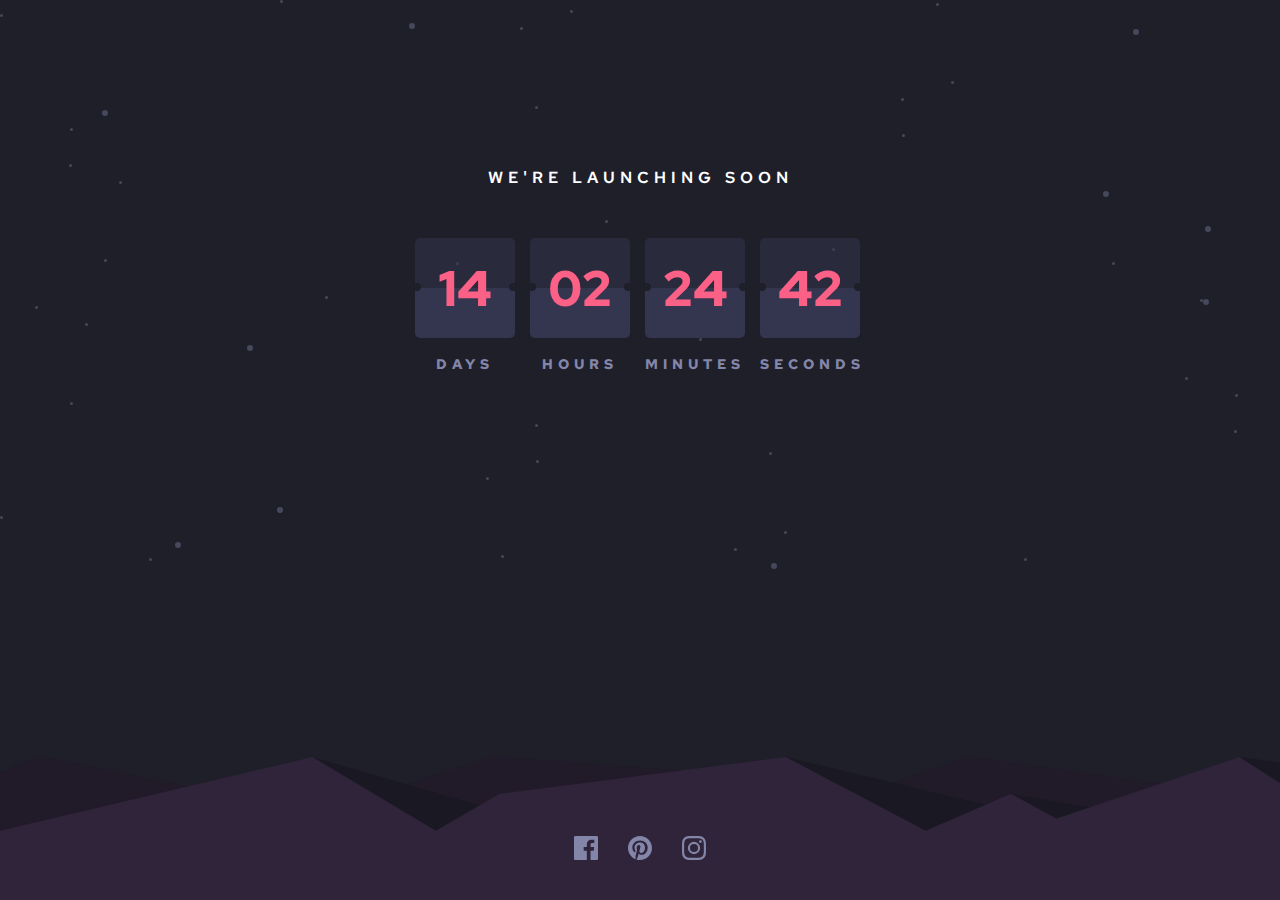
<file: index.html>
<!DOCTYPE html>
<html lang="en">
<head>
    <meta charset="UTF-8">
    <meta http-equiv="X-UA-Compatible" content="IE=edge">
    <meta name="viewport" content="width=device-width, initial-scale=1.0">
    <link href="https://fonts.googleapis.com/css2?family=Red+Hat+Text:wght@300;700&display=swap" rel="stylesheet"> 
    <link rel="stylesheet" href="./style.css">
    <link rel="stylesheet" href="./demo.css">
    <title>Countdown</title>
</head>
<body>
    <main>
        <section>
            <h2 class="xyz">We're launching soon</h2>
            <div class="countdown">
                <div class="countdown-item">
                    <div class="cont">
                        <div class="dot left"></div>
                        <div class="a"></div>
                        <div class="b"></div>
                        <div class="dot right"></div>
                        <h4 class="duration">00</h4>
                    </div>
                    <span class="unit">days</span>
                </div>
        
                <div class="countdown-item">
                    <div class="cont">
                        <div class="dot left"></div>
                        <div class="a"></div>
                        <div class="b"></div>
                        <div class="dot right"></div>
                        <h4 class="duration">00</h4>
                    </div>
                    <span class="unit">hours</span>
                </div>
        
                <div class="countdown-item">
                    <div class="cont">
                        <div class="dot left"></div>
                        <div class="a"></div>
                        <div class="b"></div>
                        <div class="dot right"></div>
                        <h4 class="duration">00</h4>
                    </div>
                    <span class="unit">minutes</span>
                </div>
        
                <div class="countdown-item">
                    <div class="cont">
                        <div class="dot left"></div>
                        <div class="a"></div>
                        <div class="b"></div>
                        <div class="dot right"></div>
                        <h4 class="duration">00</h4>
                    </div>
                    <span class="unit">seconds</span>
                </div>
            </div>
        </section>
    </main>

    <footer>
        <div class="icons">
          <a href="#"><img src="./images/icon-facebook.svg" alt=""></a>
          <a href="#"><img src="./images/icon-pinterest.svg" alt=""></a>
          <a href="#"> <img src="./images/icon-instagram.svg" alt=""></a>
      </div>
    </footer>

    <script src="./script.js"></script>
</body>
</html>
</file>
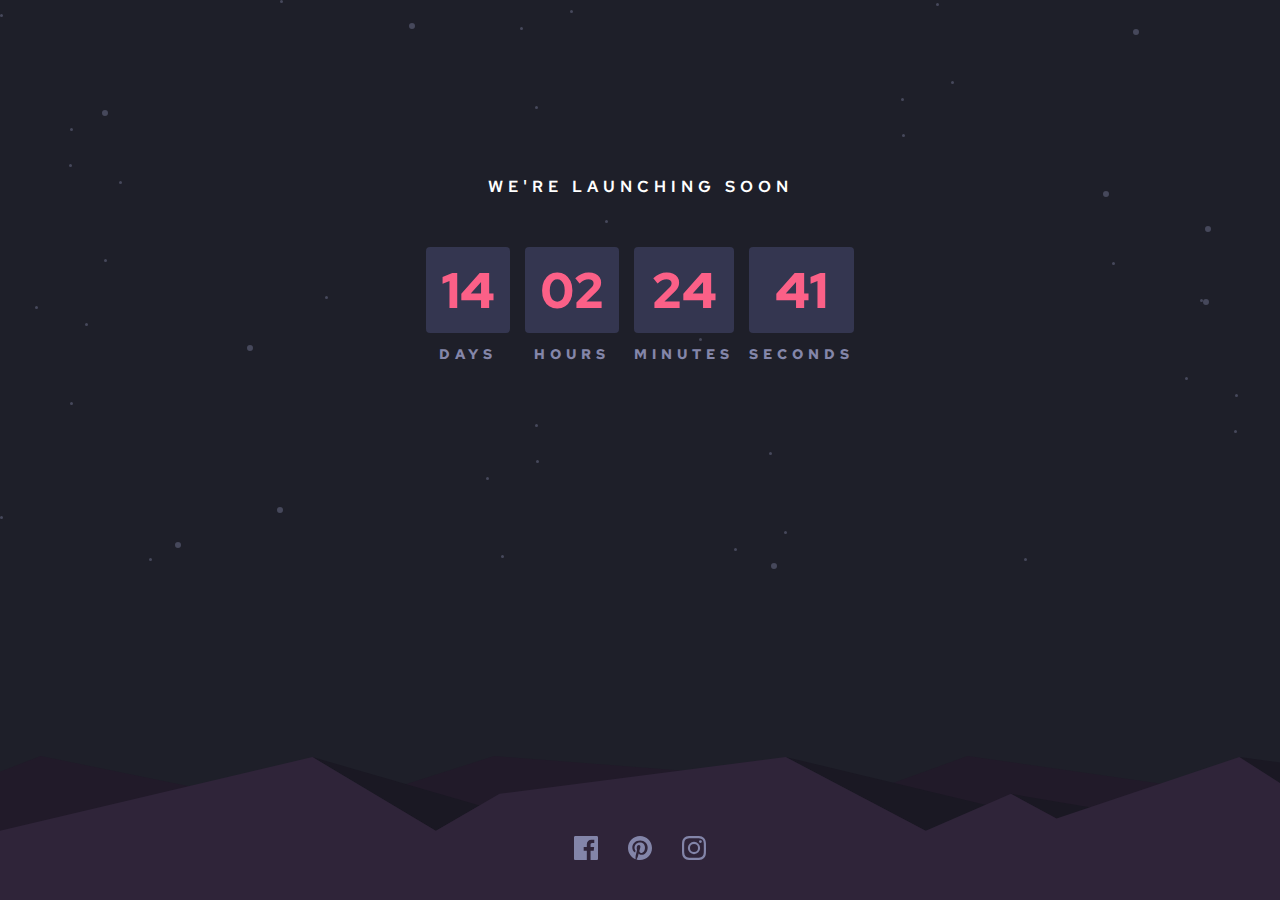
<file: prev.html>
<!DOCTYPE html>
<html lang="en">
<head>
  <meta charset="UTF-8">
  <meta name="viewport" content="width=device-width, initial-scale=1.0">
  <link href="https://fonts.googleapis.com/css2?family=Red+Hat+Text:wght@300;700&display=swap" rel="stylesheet"> 
  <link rel="icon" type="image/png" sizes="32x32" href="./images/favicon-32x32.png">
  <link rel="stylesheet" href="./style.css">
  <title>Frontend Mentor | Launch countdown timer</title>

</head>
<body>

  <main>
    <section>
      <h2 class="xyz">We're launching soon</h2>
      <div class="countdown">
        <div class="countdown-item">
          <h4 class="duration">08</h4>
          <span class="unit">Days</span>
        </div>
        <div class="countdown-item">
          <h4 class="duration">23</h4>
          <span class="unit">Hours</span>
        </div>
        <div class="countdown-item">
          <h4 class="duration">55</h4>
          <span class="unit">Minutes</span>
        </div>
        <div class="countdown-item">
          <h4 class="duration">41</h4>
          <span class="unit">Seconds</span>
        </div>
      </div>
    </section>
  </main>


  <footer>
      <div class="icons">
        <a href="#"><img src="./images/icon-facebook.svg" alt=""></a>
        <a href="#"><img src="./images/icon-pinterest.svg" alt=""></a>
        <a href="#"> <img src="./images/icon-instagram.svg" alt=""></a>
    </div>
  </footer>

  <script src="./script.js"></script>
</body>
</html>
</file>
<file: style.css>
* {
    box-sizing: border-box;
    margin: 0;
    padding: 0;
}
body {
    background: url('./images/bg-stars.svg') no-repeat;
    font-family: 'Red Hat Text', sans-serif;
    background-color: hsl(235, 16%, 14%);
}
img {
    max-width: 100%;
}
main {
    height: 60vh;
    padding: 0 5px;
    display: grid;
    place-items: center;
}
.xyz {
    font-size: 16px;
    font-weight: 600;
    text-align: center;
    text-transform: uppercase;
    letter-spacing: 5px;
    color: hsl(0, 0%, 100%);
    margin-bottom: 50px;
}
.countdown {
    display: flex;
    gap: 15px;
}
.countdown-item {
    text-align: center;
}
.duration {
    background-color: hsl(236, 21%, 26%);
    color: hsl(345, 95%, 68%);
    font-size: 30px;
    padding: 10px 15px;
    border-radius: 4px;
    margin-bottom: 10px;
}
.unit {
    text-transform: uppercase;
    font-weight: 700;
    font-size: 12px;
    letter-spacing: 2.5px;
    color: hsl(237, 18%, 59%);
}
footer {
    position: fixed;
    bottom: 0;
    left: 0;
    width: 100%;
    padding-block: 50px 30px;
    background: url('./images/pattern-hills.svg') no-repeat;
    background-size: cover;
}
.icons {
    display: flex;
    justify-content: center;
    align-items: center;
    gap: 30px;
    margin-top: 10px;
}
.icons img {
    cursor: pointer;
    transition: 0.4s all;
}
.icons img:hover {
    background-color: hsl(345, 95%, 68%);
}
@media screen and (min-width: 800px){
    .duration {
        font-size: 50px;
    }
    .unit {
        font-size: 14px;
        letter-spacing: 5px;
    }
    footer {
        padding-block: 70px 35px;
    }
}
</file>
<file: demo.css>
.cont {
    max-width: 100px;
    position: relative;
    margin-bottom: 15px;
}
.a, .b {
    background-color: hsl(236, 21%, 26%);
    width: 75px;
    height: 40px;
}
.a {
    opacity: .5;
    border-radius: 5px 5px 0 0;
}
.b {
    border-radius: 0 0 5px 5px;
}
.duration {
    background-color: transparent;
    position: absolute;
    left: 0;
    top: 0;
    display: grid;
    place-items: center;
    width: 100%;
    height: 100%;
}
.dot {
    position: absolute;
    top: 45%;
    z-index: 10;
    background-color: hsl(235, 16%, 14%);
    content: '';
    width: 8px;
    height: 8px;
    border-radius: 50%;
}
.dot.left {
    left: -2px;
}
.dot.right {
    right: -2px;
}
@media (min-width: 800px) {
    .a, .b {
        width: 100px;
        height: 50px;
    }
}
</file>
